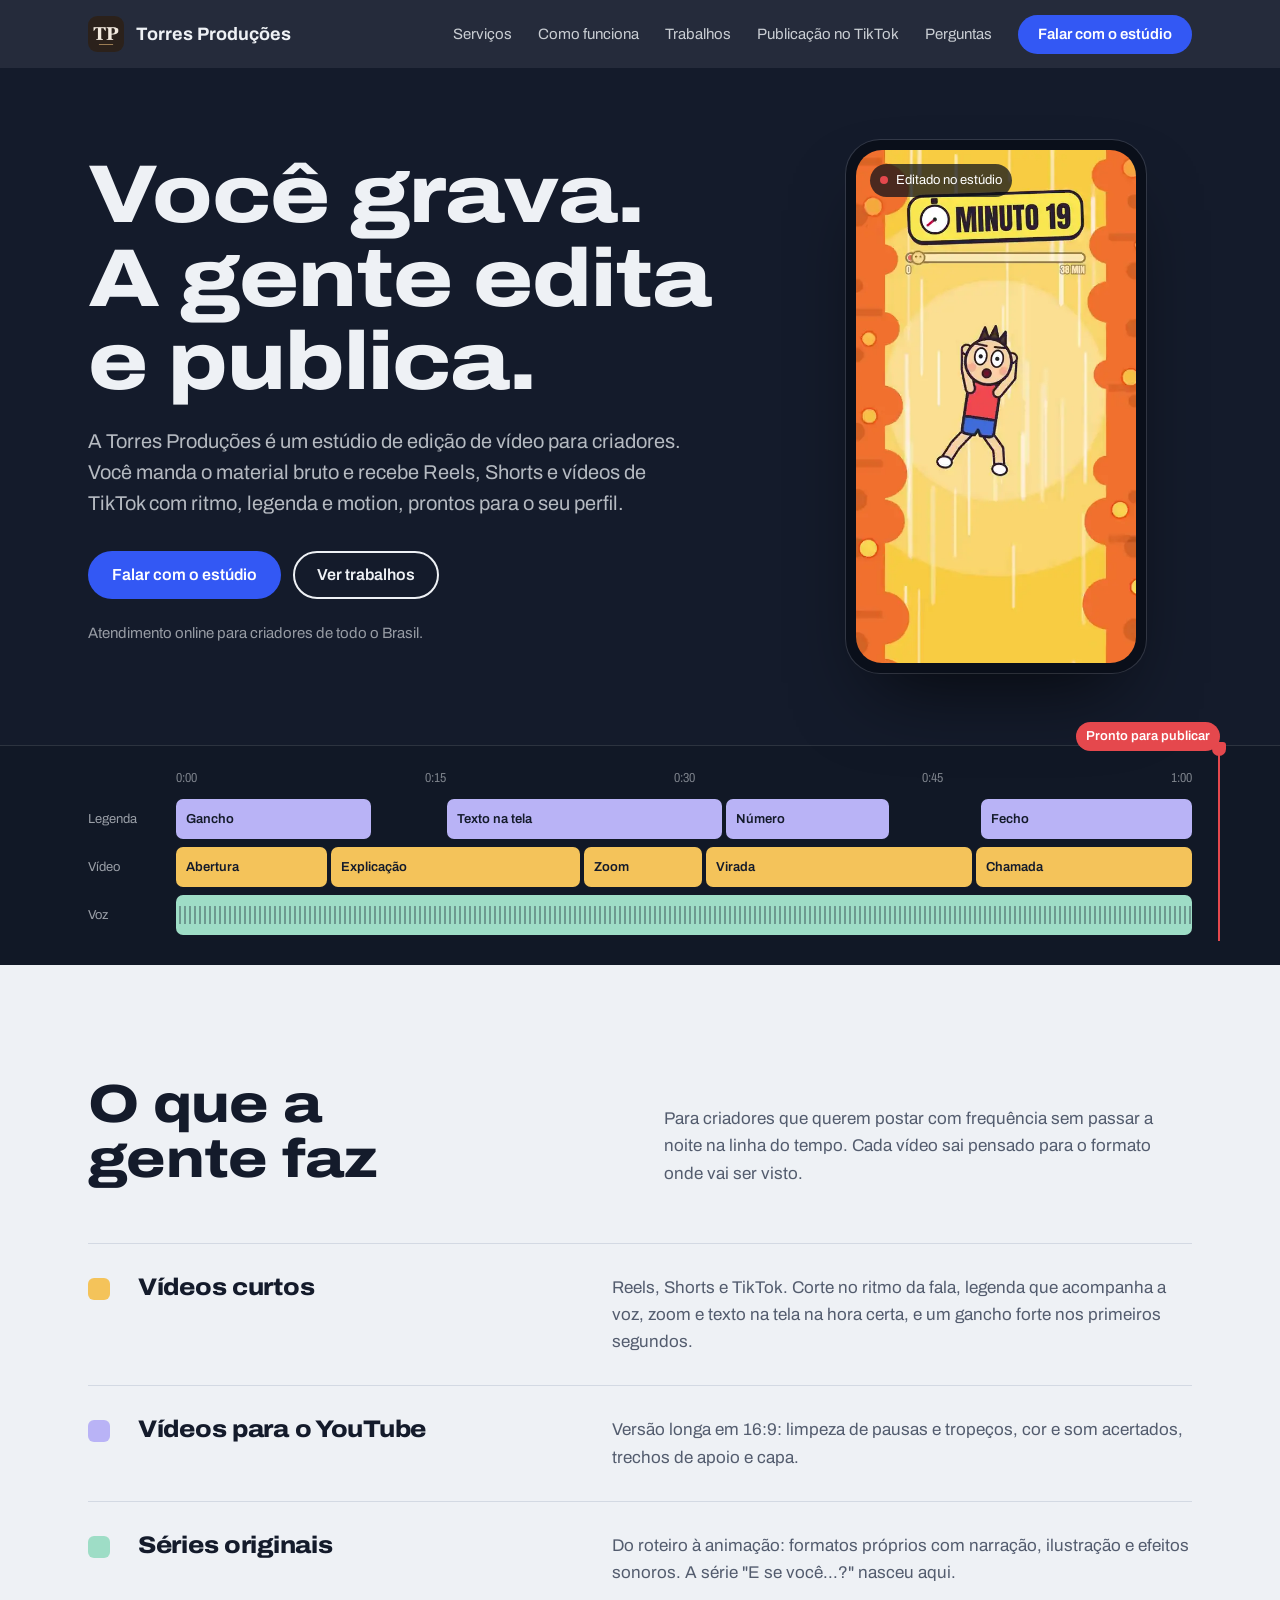
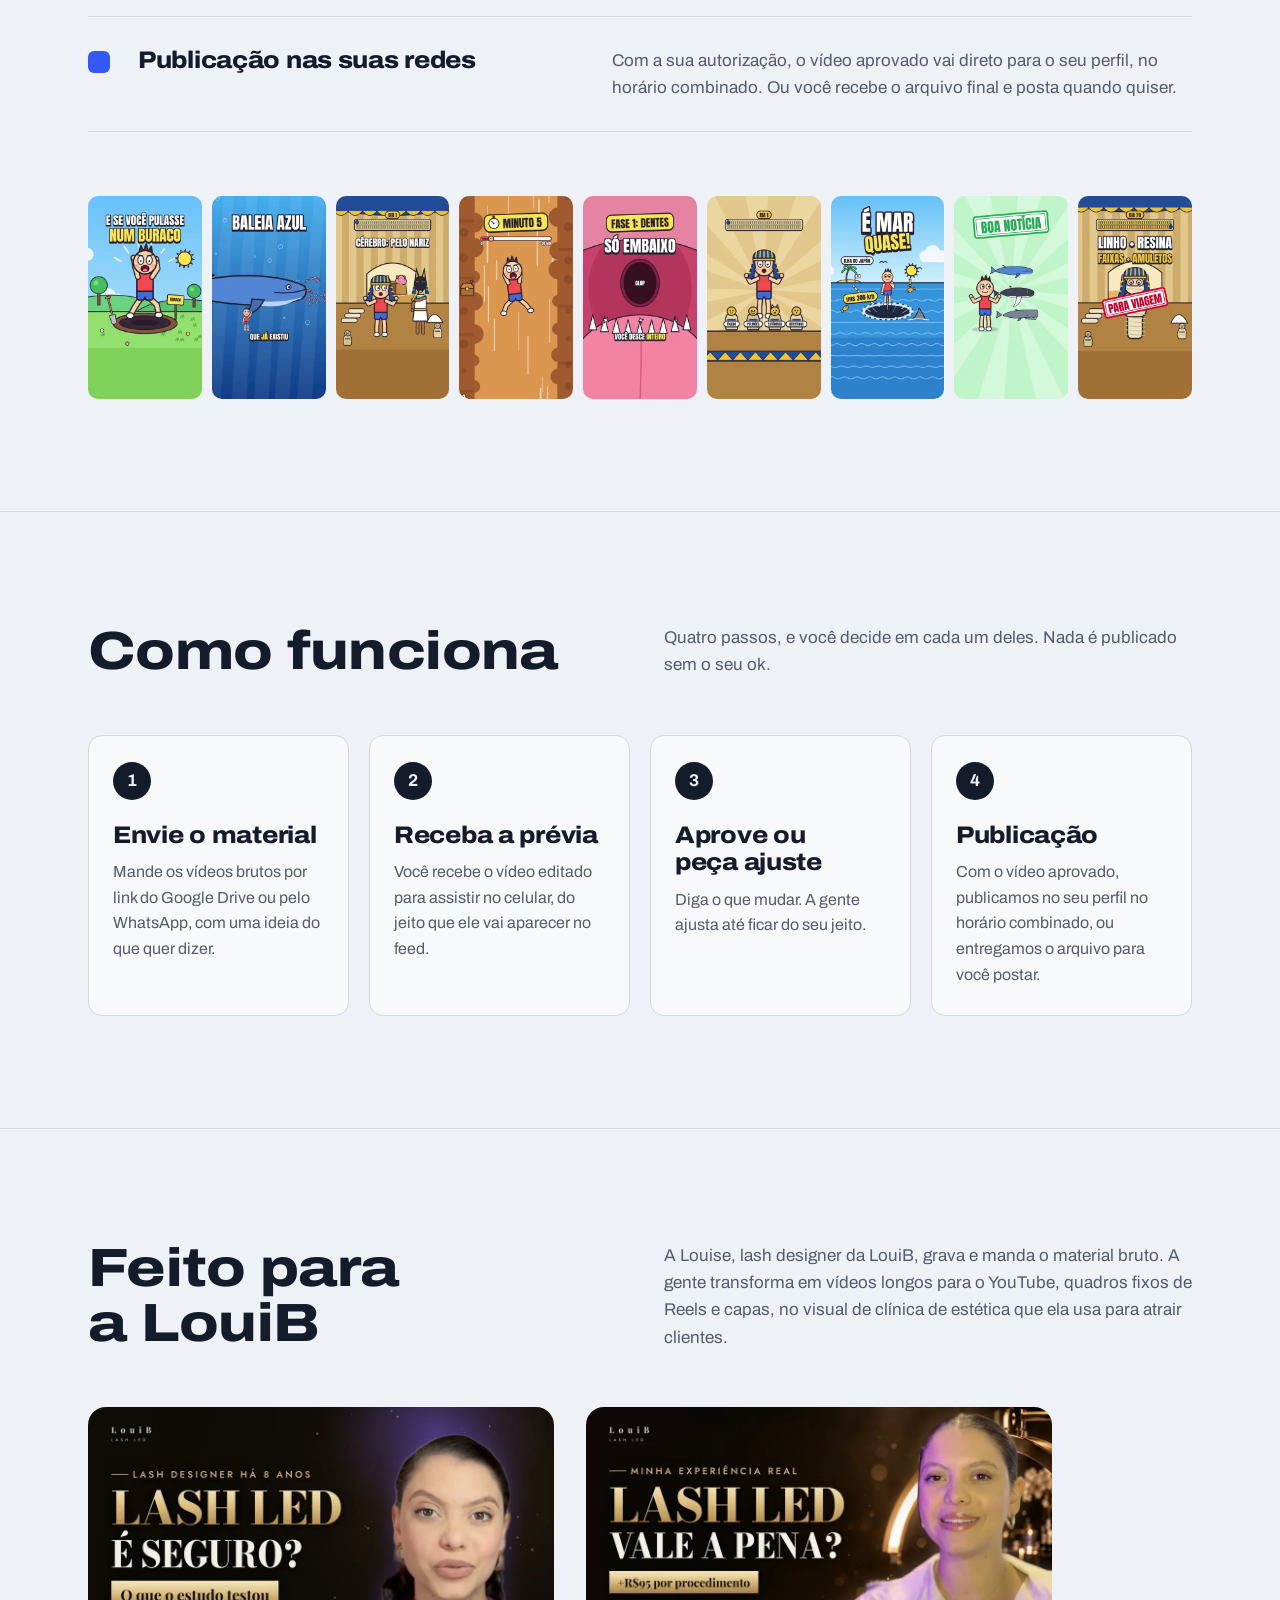
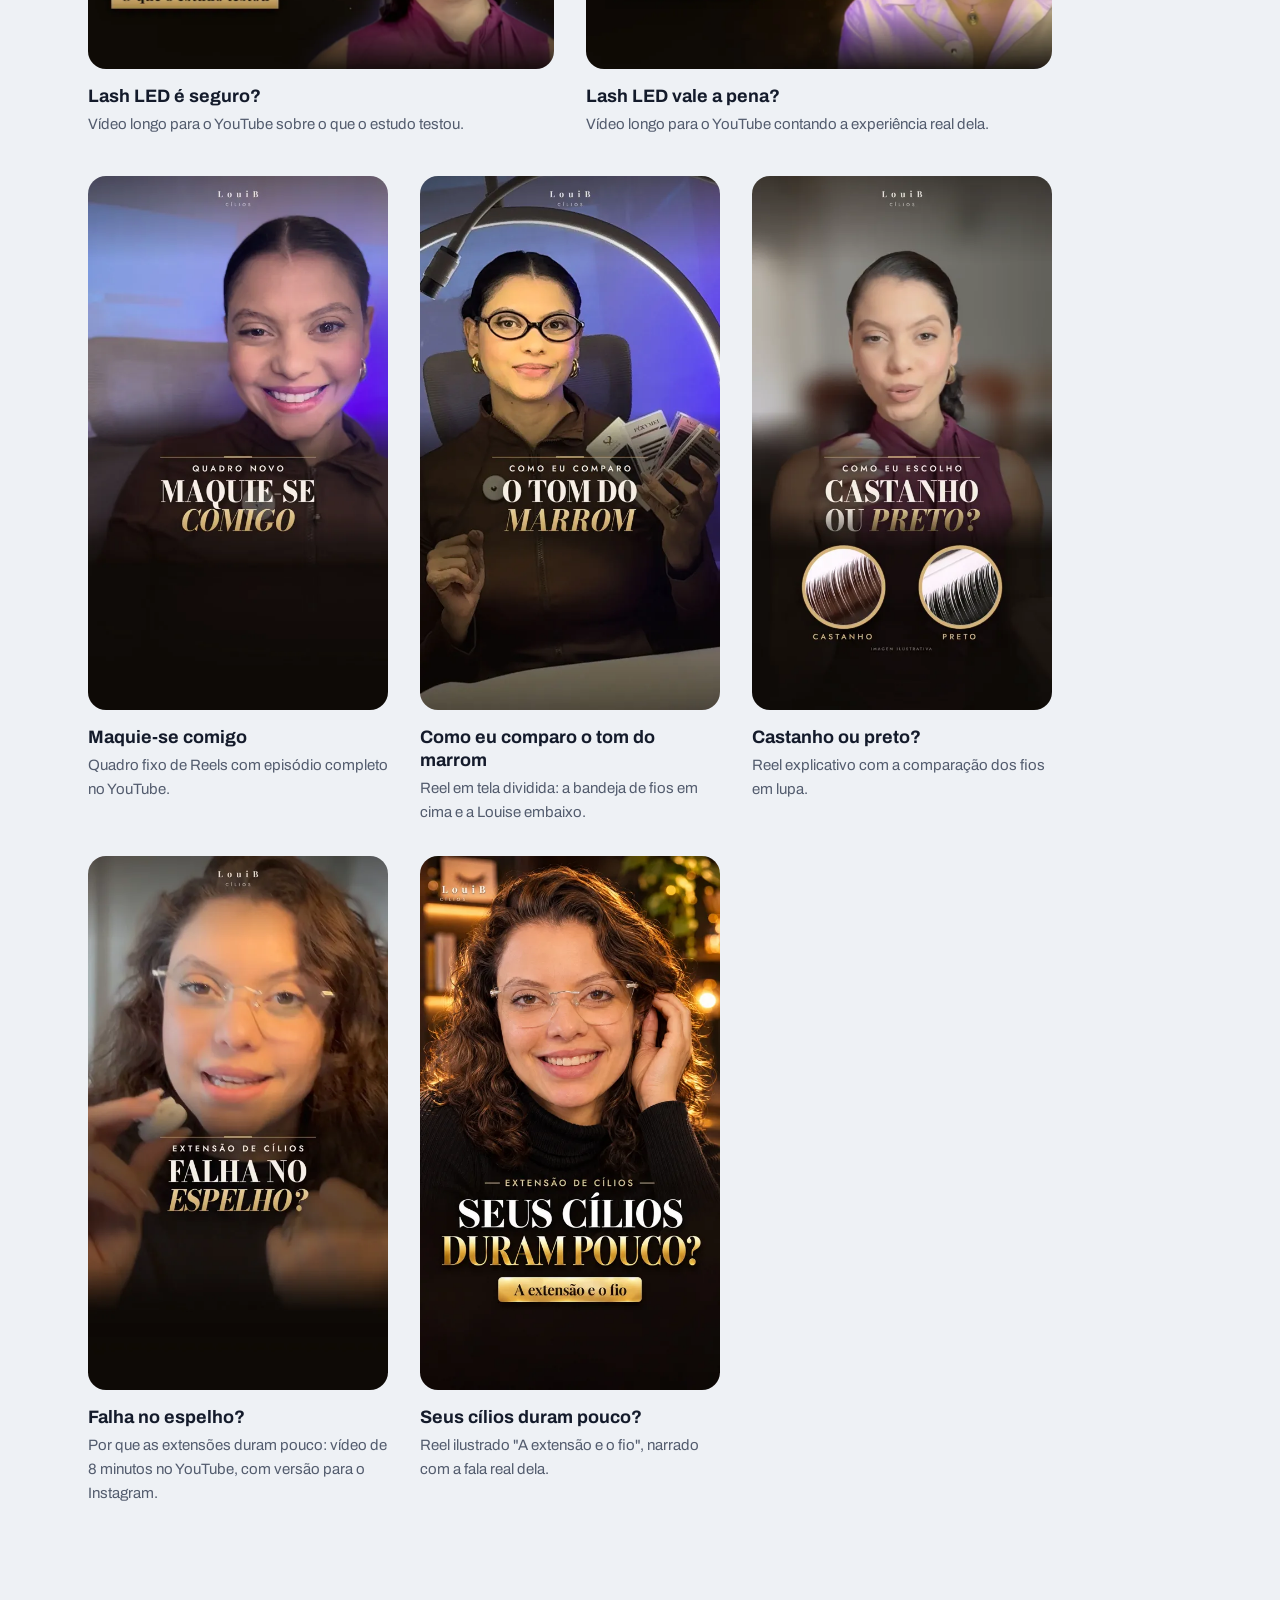
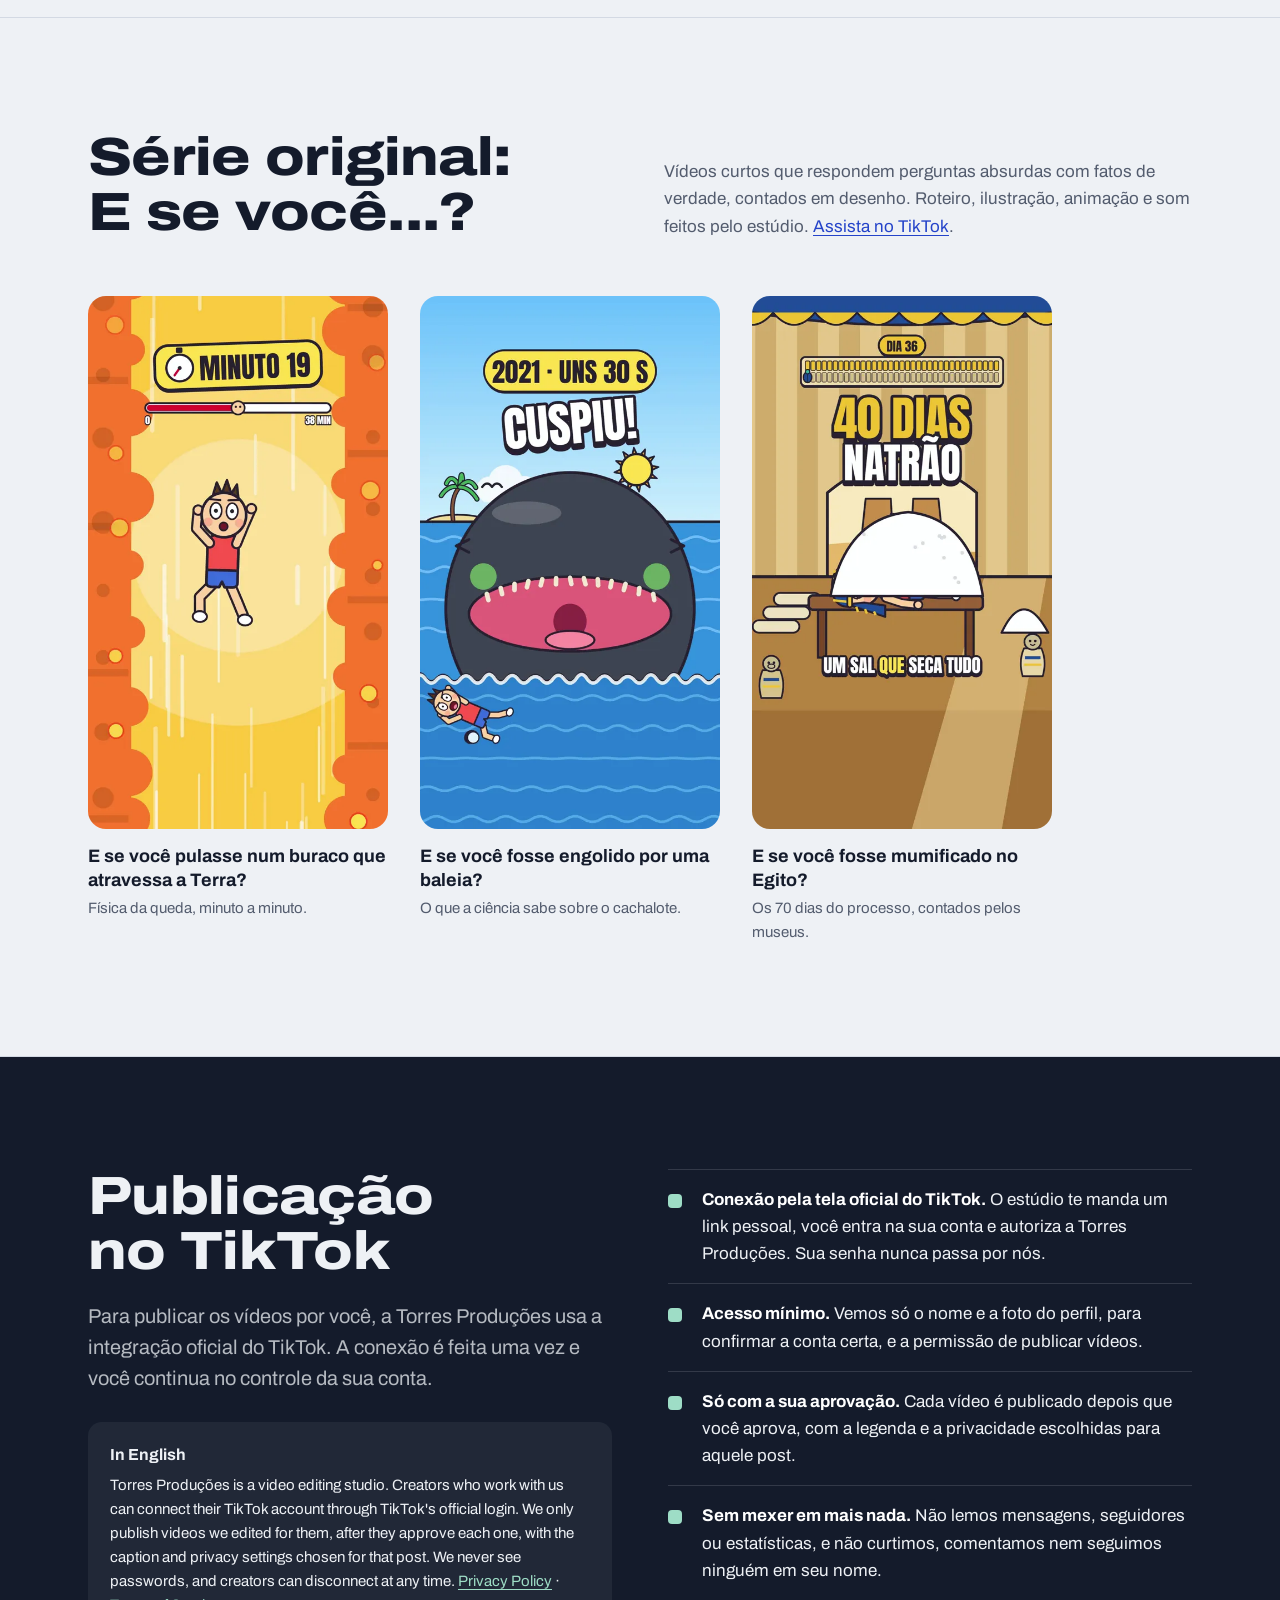
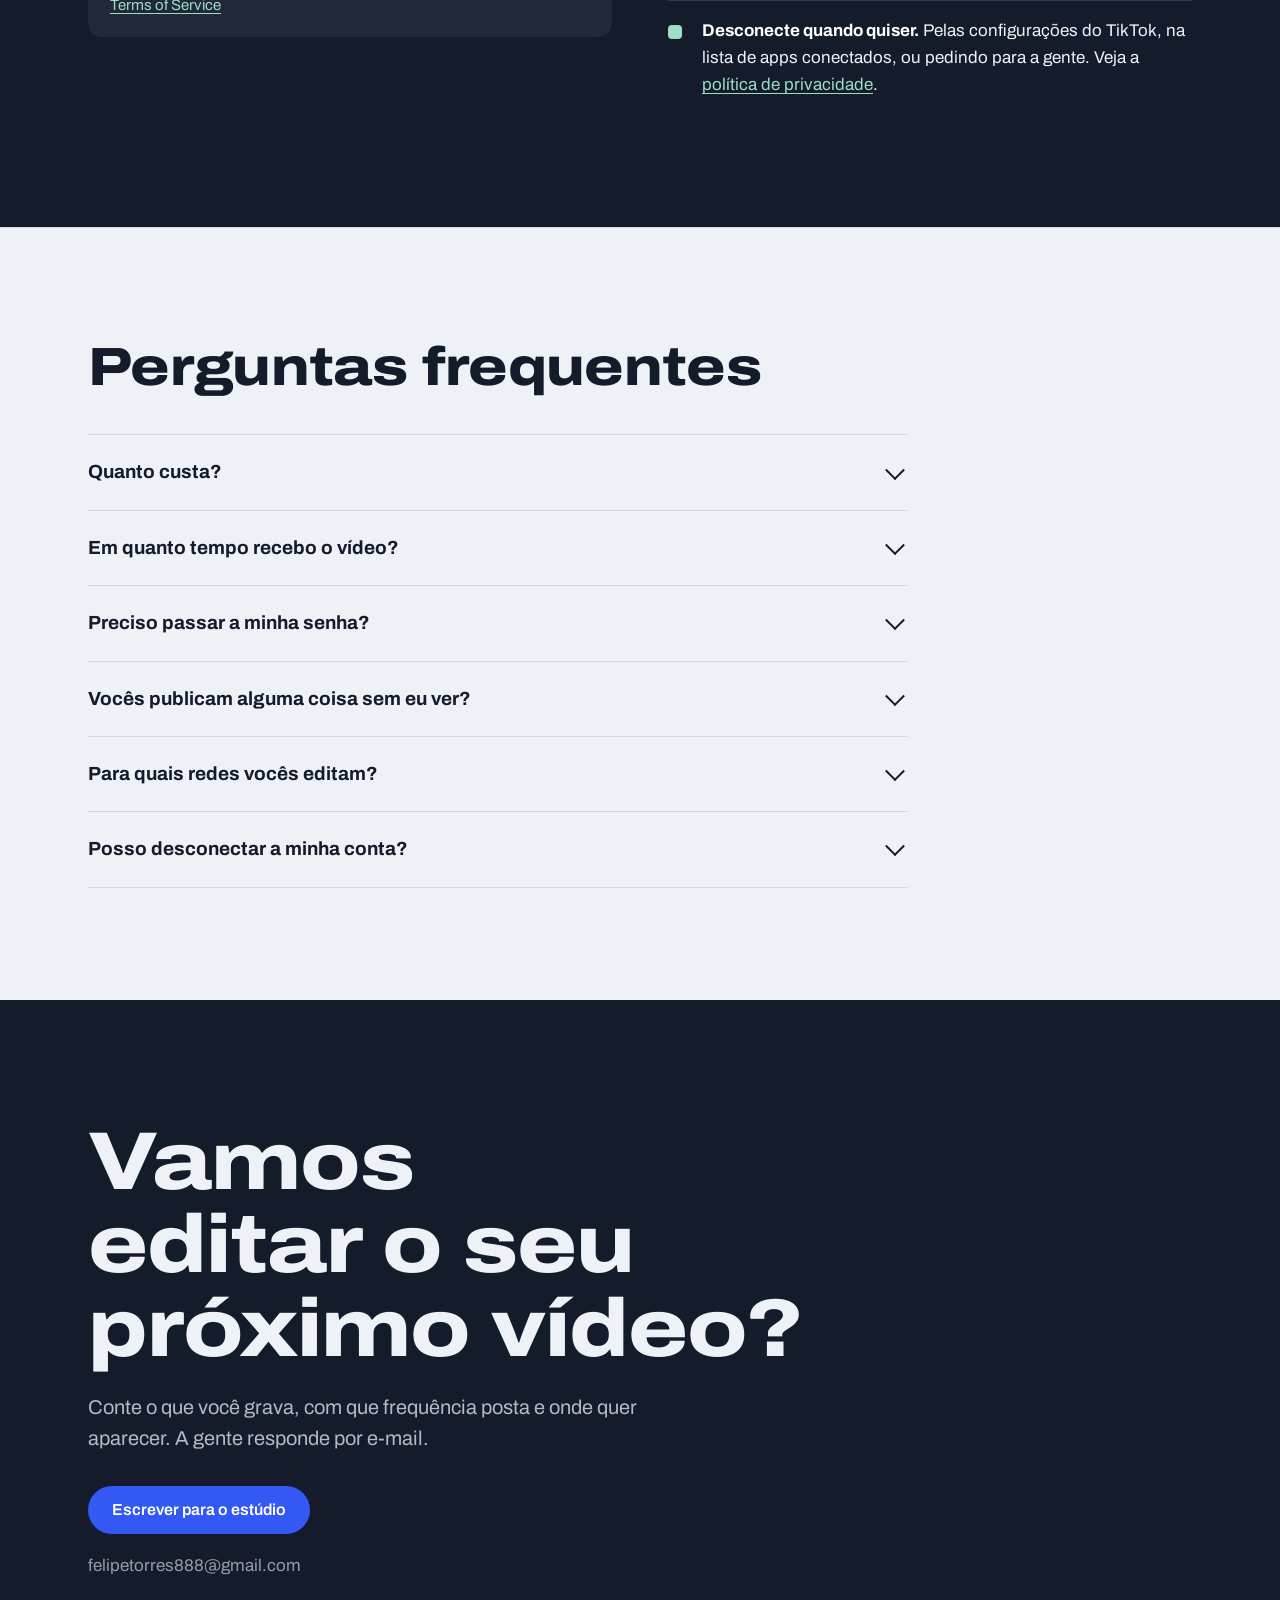
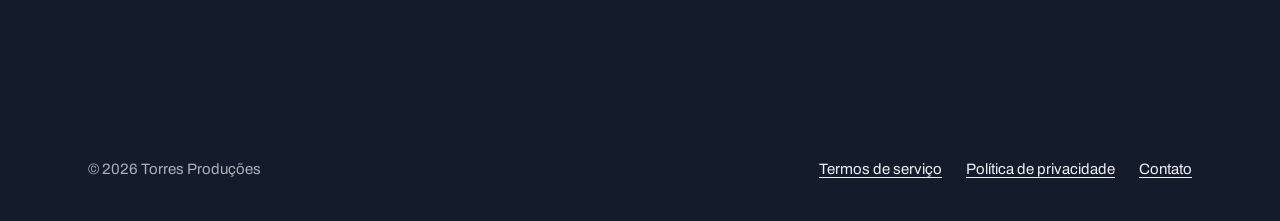
<file: index.html>
<!DOCTYPE html>
<html lang="pt-BR">
<head>
<meta charset="utf-8">
<meta name="viewport" content="width=device-width, initial-scale=1">
<title>Torres Produções · Estúdio de edição de vídeo para criadores</title>
<meta name="description" content="Estúdio de edição de vídeo para criadores. Reels, Shorts e TikTok editados com ritmo, legenda e motion, e publicados no seu perfil com a sua aprovação.">
<link rel="icon" href="icone.png">
<link rel="preconnect" href="https://fonts.googleapis.com">
<link rel="preconnect" href="https://fonts.gstatic.com" crossorigin>
<link href="https://fonts.googleapis.com/css2?family=Archivo:wdth,wght@62..125,400..800&display=swap" rel="stylesheet">
<link rel="stylesheet" href="estilo.css">
</head>
<body>

<header class="topo">
  <div class="miolo">
    <a class="marca" href="./"><img src="icone.png" alt="">Torres Produções</a>
    <nav class="menu" aria-label="Principal">
      <a href="#servicos">Serviços</a>
      <a href="#como-funciona">Como funciona</a>
      <a href="#trabalhos">Trabalhos</a>
      <a href="#tiktok">Publicação no TikTok</a>
      <a href="#perguntas">Perguntas</a>
      <a class="botao botao-principal" href="#contato">Falar com o estúdio</a>
    </nav>
  </div>
</header>

<main>
  <section class="escuro abertura">
    <div class="miolo abertura-grade">
      <div>
        <h1 class="titulo-1">Você grava. A gente edita e publica.</h1>
        <p class="lead">A Torres Produções é um estúdio de edição de vídeo para criadores. Você manda o material bruto e recebe Reels, Shorts e vídeos de TikTok com ritmo, legenda e motion, prontos para o seu perfil.</p>
        <div class="botoes">
          <a class="botao botao-principal" href="#contato">Falar com o estúdio</a>
          <a class="botao botao-linha" href="#trabalhos">Ver trabalhos</a>
        </div>
        <p class="nota">Atendimento online para criadores de todo o Brasil.</p>
      </div>
      <div class="celular">
        <video id="vitrine" src="midia/vitrine.mp4" poster="midia/vitrine-capa.webp" autoplay muted loop playsinline aria-label="Trechos de vídeos editados pelo estúdio"></video>
        <span class="selo-rec">Editado no estúdio</span>
      </div>
    </div>

    <div class="timeline" aria-hidden="true">
      <div class="miolo palco">
        <div class="regua"><span></span><ol class="tc"><li>0:00</li><li>0:15</li><li>0:30</li><li>0:45</li><li>1:00</li></ol></div>
        <div class="trilha"><span>Legenda</span>
          <div class="pista"><i class="clipe lilas" style="flex:1.1">Gancho</i><i class="clipe vazio" style="flex:.3"></i><i class="clipe lilas" style="flex:1.6">Texto na tela</i><i class="clipe lilas" style="flex:.9">Número</i><i class="clipe vazio" style="flex:.4"></i><i class="clipe lilas" style="flex:1.2">Fecho</i></div>
        </div>
        <div class="trilha"><span>Vídeo</span>
          <div class="pista"><i class="clipe ambar" style="flex:.8">Abertura</i><i class="clipe ambar" style="flex:1.4">Explicação</i><i class="clipe ambar" style="flex:.6">Zoom</i><i class="clipe ambar" style="flex:1.5">Virada</i><i class="clipe ambar" style="flex:1.2">Chamada</i></div>
        </div>
        <div class="trilha"><span>Voz</span>
          <div class="pista"><i class="clipe onda" style="flex:5.5"></i></div>
        </div>
        <span class="cabeca"></span>
        <span class="pronto">Pronto para publicar</span>
      </div>
    </div>
  </section>

  <section class="secao" id="servicos">
    <div class="miolo">
      <div class="cabecalho-secao">
        <h2 class="titulo-2">O que a gente faz</h2>
        <p class="texto">Para criadores que querem postar com frequência sem passar a noite na linha do tempo. Cada vídeo sai pensado para o formato onde vai ser visto.</p>
      </div>
      <ul class="servicos">
        <li class="servico"><span class="cor" style="background:var(--ambar)"></span><h3 class="titulo-3">Vídeos curtos</h3><p>Reels, Shorts e TikTok. Corte no ritmo da fala, legenda que acompanha a voz, zoom e texto na tela na hora certa, e um gancho forte nos primeiros segundos.</p></li>
        <li class="servico"><span class="cor" style="background:var(--lilas)"></span><h3 class="titulo-3">Vídeos para o YouTube</h3><p>Versão longa em 16:9: limpeza de pausas e tropeços, cor e som acertados, trechos de apoio e capa.</p></li>
        <li class="servico"><span class="cor" style="background:var(--menta)"></span><h3 class="titulo-3">Séries originais</h3><p>Do roteiro à animação: formatos próprios com narração, ilustração e efeitos sonoros. A série "E se você...?" nasceu aqui.</p></li>
        <li class="servico"><span class="cor" style="background:var(--cobalto)"></span><h3 class="titulo-3">Publicação nas suas redes</h3><p>Com a sua autorização, o vídeo aprovado vai direto para o seu perfil, no horário combinado. Ou você recebe o arquivo final e posta quando quiser.</p></li>
      </ul>
      <div class="tira">
        <img src="midia/q1.webp" alt="" loading="lazy"><img src="midia/q2.webp" alt="" loading="lazy"><img src="midia/q3.webp" alt="" loading="lazy">
        <img src="midia/q4.webp" alt="" loading="lazy"><img src="midia/q5.webp" alt="" loading="lazy"><img src="midia/q6.webp" alt="" loading="lazy">
        <img src="midia/q7.webp" alt="" loading="lazy"><img src="midia/q8.webp" alt="" loading="lazy"><img src="midia/q9.webp" alt="" loading="lazy">
      </div>
    </div>
  </section>

  <section class="secao" id="como-funciona">
    <div class="miolo">
      <div class="cabecalho-secao">
        <h2 class="titulo-2">Como funciona</h2>
        <p class="texto">Quatro passos, e você decide em cada um deles. Nada é publicado sem o seu ok.</p>
      </div>
      <ol class="passos">
        <li class="passo"><h3 class="titulo-3">Envie o material</h3><p>Mande os vídeos brutos por link do Google Drive ou pelo WhatsApp, com uma ideia do que quer dizer.</p></li>
        <li class="passo"><h3 class="titulo-3">Receba a prévia</h3><p>Você recebe o vídeo editado para assistir no celular, do jeito que ele vai aparecer no feed.</p></li>
        <li class="passo"><h3 class="titulo-3">Aprove ou peça ajuste</h3><p>Diga o que mudar. A gente ajusta até ficar do seu jeito.</p></li>
        <li class="passo"><h3 class="titulo-3">Publicação</h3><p>Com o vídeo aprovado, publicamos no seu perfil no horário combinado, ou entregamos o arquivo para você postar.</p></li>
      </ol>
    </div>
  </section>

  <section class="secao" id="trabalhos">
    <div class="miolo">
      <div class="cabecalho-secao">
        <h2 class="titulo-2">Feito para a LouiB</h2>
        <p class="texto">A Louise, lash designer da LouiB, grava e manda o material bruto. A gente transforma em vídeos longos para o YouTube, quadros fixos de Reels e capas, no visual de clínica de estética que ela usa para atrair clientes.</p>
      </div>
      <div class="cliente-largos">
        <figure class="trabalho" style="margin:0"><img src="midia/louib-seguro.webp" width="960" height="540" alt="Capa do vídeo Lash LED é seguro?, com a Louise falando para a câmera"><h3>Lash LED é seguro?</h3><p>Vídeo longo para o YouTube sobre o que o estudo testou.</p></figure>
        <figure class="trabalho" style="margin:0"><img src="midia/louib-vale.webp" width="960" height="540" alt="Capa do vídeo Lash LED vale a pena?, com a Louise sorrindo"><h3>Lash LED vale a pena?</h3><p>Vídeo longo para o YouTube contando a experiência real dela.</p></figure>
      </div>
      <div class="trabalhos" style="margin-top:40px">
        <figure class="trabalho" style="margin:0"><img src="midia/louib-maquie.webp" width="540" height="960" alt="Capa do quadro Maquie-se comigo, com a Louise sorrindo"><h3>Maquie-se comigo</h3><p>Quadro fixo de Reels com episódio completo no YouTube.</p></figure>
        <figure class="trabalho" style="margin:0"><img src="midia/louib-marrom.webp" width="540" height="960" alt="Capa do Reel Como eu comparo o tom do marrom"><h3>Como eu comparo o tom do marrom</h3><p>Reel em tela dividida: a bandeja de fios em cima e a Louise embaixo.</p></figure>
        <figure class="trabalho" style="margin:0"><img src="midia/louib-castanho.webp" width="540" height="960" alt="Capa do Reel Castanho ou preto?, com dois fios em lupa"><h3>Castanho ou preto?</h3><p>Reel explicativo com a comparação dos fios em lupa.</p></figure>
        <figure class="trabalho" style="margin:0"><img src="midia/louib-espelho.webp" width="540" height="960" alt="Capa do vídeo Falha no espelho?, com a Louise segurando um fio de cílio"><h3>Falha no espelho?</h3><p>Por que as extensões duram pouco: vídeo de 8 minutos no YouTube, com versão para o Instagram.</p></figure>
        <figure class="trabalho" style="margin:0"><img src="midia/louib-fio.webp" width="540" height="960" alt="Capa do Reel Seus cílios duram pouco?, com a Louise sorrindo"><h3>Seus cílios duram pouco?</h3><p>Reel ilustrado "A extensão e o fio", narrado com a fala real dela.</p></figure>
      </div>
    </div>
  </section>

  <section class="secao" id="serie">
    <div class="miolo">
      <div class="cabecalho-secao">
        <h2 class="titulo-2">Série original: E se você...?</h2>
        <p class="texto">Vídeos curtos que respondem perguntas absurdas com fatos de verdade, contados em desenho. Roteiro, ilustração, animação e som feitos pelo estúdio. <a href="https://www.tiktok.com/@ocortelho" rel="noopener">Assista no TikTok</a>.</p>
      </div>
      <div class="trabalhos">
        <figure class="trabalho" style="margin:0"><img src="midia/buraco.webp" width="540" height="960" alt="Boneco caindo a 28 mil quilômetros por hora dentro de um túnel"><h3>E se você pulasse num buraco que atravessa a Terra?</h3><p>Física da queda, minuto a minuto.</p></figure>
        <figure class="trabalho" style="margin:0"><img src="midia/baleia.webp" width="540" height="960" alt="Baleia cuspindo o boneco no mar"><h3>E se você fosse engolido por uma baleia?</h3><p>O que a ciência sabe sobre o cachalote.</p></figure>
        <figure class="trabalho" style="margin:0"><img src="midia/mumia.webp" width="540" height="960" alt="Boneco em uma mesa de mumificação com o texto 40 dias de natrão"><h3>E se você fosse mumificado no Egito?</h3><p>Os 70 dias do processo, contados pelos museus.</p></figure>
      </div>
    </div>
  </section>

  <section class="secao escuro" id="tiktok">
    <div class="miolo conexao">
      <div>
        <h2 class="titulo-2">Publicação no TikTok</h2>
        <p class="lead">Para publicar os vídeos por você, a Torres Produções usa a integração oficial do TikTok. A conexão é feita uma vez e você continua no controle da sua conta.</p>
        <div class="ingles" lang="en">
          <h3>In English</h3>
          <p>Torres Produções is a video editing studio. Creators who work with us can connect their TikTok account through TikTok's official login. We only publish videos we edited for them, after they approve each one, with the caption and privacy settings chosen for that post. We never see passwords, and creators can disconnect at any time. <a href="privacidade.html">Privacy Policy</a> · <a href="termos.html">Terms of Service</a></p>
        </div>
      </div>
      <ul>
        <li><strong>Conexão pela tela oficial do TikTok.</strong> O estúdio te manda um link pessoal, você entra na sua conta e autoriza a Torres Produções. Sua senha nunca passa por nós.</li>
        <li><strong>Acesso mínimo.</strong> Vemos só o nome e a foto do perfil, para confirmar a conta certa, e a permissão de publicar vídeos.</li>
        <li><strong>Só com a sua aprovação.</strong> Cada vídeo é publicado depois que você aprova, com a legenda e a privacidade escolhidas para aquele post.</li>
        <li><strong>Sem mexer em mais nada.</strong> Não lemos mensagens, seguidores ou estatísticas, e não curtimos, comentamos nem seguimos ninguém em seu nome.</li>
        <li><strong>Desconecte quando quiser.</strong> Pelas configurações do TikTok, na lista de apps conectados, ou pedindo para a gente. Veja a <a href="privacidade.html">política de privacidade</a>.</li>
      </ul>
    </div>
  </section>

  <section class="secao" id="perguntas">
    <div class="miolo">
      <h2 class="titulo-2" style="margin-bottom:40px">Perguntas frequentes</h2>
      <div class="perguntas">
        <details><summary>Quanto custa?</summary><p>Depende do volume e do tipo de vídeo. Mande uma mensagem contando o que você precisa e a gente responde com uma proposta.</p></details>
        <details><summary>Em quanto tempo recebo o vídeo?</summary><p>O prazo é combinado no começo, de acordo com o tamanho e a quantidade de vídeos. A prévia sempre chega antes da data de publicação, para dar tempo de você pedir ajuste.</p></details>
        <details><summary>Preciso passar a minha senha?</summary><p>Não. A conexão com o TikTok é feita na tela oficial do próprio TikTok. Para o Instagram e o YouTube, a gente combina o melhor jeito com você, sempre sem pedir senha por mensagem.</p></details>
        <details><summary>Vocês publicam alguma coisa sem eu ver?</summary><p>Não. Todo vídeo passa pela sua aprovação antes. Se você não aprovar, ele não sai.</p></details>
        <details><summary>Para quais redes vocês editam?</summary><p>Instagram (Reels e carrossel), YouTube (vídeos longos e Shorts) e TikTok.</p></details>
        <details><summary>Posso desconectar a minha conta?</summary><p>Sim, a qualquer momento, nas configurações do TikTok ou pedindo para a gente. Quando a conta é desconectada, apagamos o acesso guardado.</p></details>
      </div>
    </div>
  </section>

  <section class="contato escuro" id="contato">
    <div class="miolo">
      <h2 class="titulo-1">Vamos editar o seu próximo vídeo?</h2>
      <p class="lead">Conte o que você grava, com que frequência posta e onde quer aparecer. A gente responde por e-mail.</p>
      <div class="botoes">
        <a class="botao botao-principal" href="mailto:felipetorres888@gmail.com?subject=Quero%20editar%20meus%20v%C3%ADdeos">Escrever para o estúdio</a>
      </div>
      <p class="nota" style="margin-top:18px;color:rgba(238,241,245,.6)">felipetorres888@gmail.com</p>
    </div>
  </section>
</main>

<footer class="rodape">
  <div class="miolo">
    <span>© 2026 Torres Produções</span>
    <nav aria-label="Documentos">
      <a href="termos.html">Termos de serviço</a>
      <a href="privacidade.html">Política de privacidade</a>
      <a href="mailto:felipetorres888@gmail.com">Contato</a>
    </nav>
  </div>
</footer>

<script>
  // Respeita quem pediu menos movimento: a vitrine fica parada na capa.
  if (matchMedia("(prefers-reduced-motion: reduce)").matches) {
    const v = document.getElementById("vitrine"); v.removeAttribute("autoplay"); v.pause();
  }
</script>
</body>
</html>
</file>
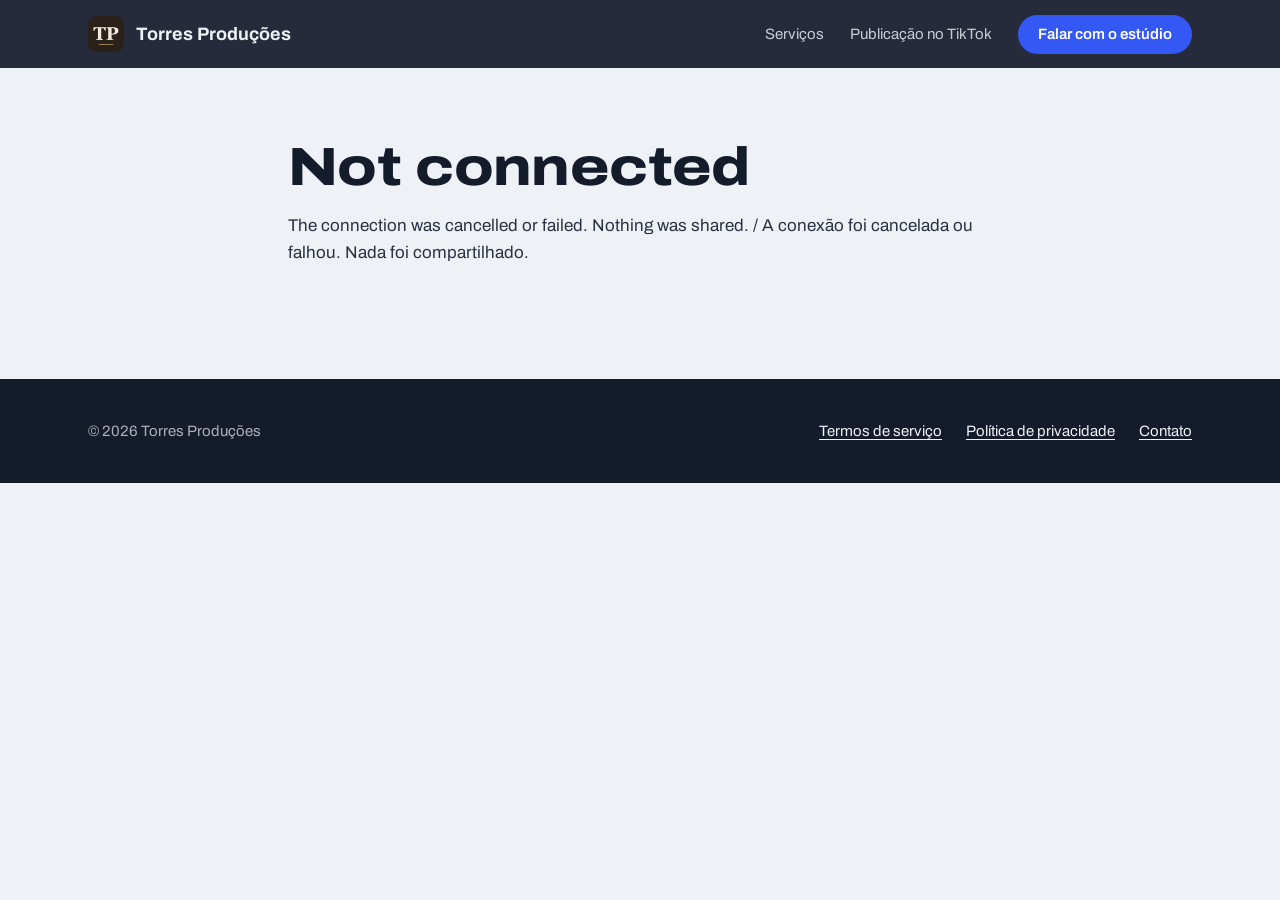
<file: callback.html>
<!DOCTYPE html>
<html lang="en">
<head>
<meta charset="utf-8">
<meta name="viewport" content="width=device-width, initial-scale=1">
<meta name="robots" content="noindex">
<title>Connected · Torres Produções</title>
<link rel="icon" href="icone.png">
<link rel="preconnect" href="https://fonts.googleapis.com">
<link rel="preconnect" href="https://fonts.gstatic.com" crossorigin>
<link href="https://fonts.googleapis.com/css2?family=Archivo:wdth,wght@62..125,400..800&display=swap" rel="stylesheet">
<link rel="stylesheet" href="estilo.css">
</head>
<body>
<header class="topo">
  <div class="miolo">
    <a class="marca" href="./"><img src="icone.png" alt="">Torres Produções</a>
    <nav class="menu" aria-label="Principal">
      <a href="./#servicos">Serviços</a>
      <a href="./#tiktok">Publicação no TikTok</a>
      <a class="botao botao-principal" href="./#contato">Falar com o estúdio</a>
    </nav>
  </div>
</header>
<main class="documento">
<div id="ok" hidden>
  <h1 class="titulo-2">Account connected</h1>
  <p>Thank you. Copy the code below and send it to the studio. It expires in a few minutes and only works together with the studio's private key.</p>
  <p lang="pt-BR">Obrigado. Copie o código abaixo e envie para o estúdio. Ele expira em poucos minutos e só funciona junto com a chave privada do estúdio.</p>
  <code class="codigo" id="codigo"></code>
  <button class="botao botao-principal" id="copiar" type="button" style="margin-top:14px">Copy / Copiar</button>
</div>
<div id="erro" hidden>
  <h1 class="titulo-2">Not connected</h1>
  <p>The connection was cancelled or failed. Nothing was shared. / A conexão foi cancelada ou falhou. Nada foi compartilhado.</p>
</div>
</main>
<footer class="rodape">
  <div class="miolo">
    <span>© 2026 Torres Produções</span>
    <nav aria-label="Documentos">
      <a href="termos.html">Termos de serviço</a>
      <a href="privacidade.html">Política de privacidade</a>
      <a href="mailto:felipetorres888@gmail.com">Contato</a>
    </nav>
  </div>
</footer>
<script>
  const p = new URLSearchParams(location.search);
  const codigo = p.get("code");
  if (codigo) {
    document.getElementById("ok").hidden = false;
    document.getElementById("codigo").textContent = codigo + (p.get("state") ? "|" + p.get("state") : "");
    document.getElementById("copiar").onclick = () => navigator.clipboard.writeText(document.getElementById("codigo").textContent);
  } else {
    document.getElementById("erro").hidden = false;
  }
</script>
</body>
</html>
</file>
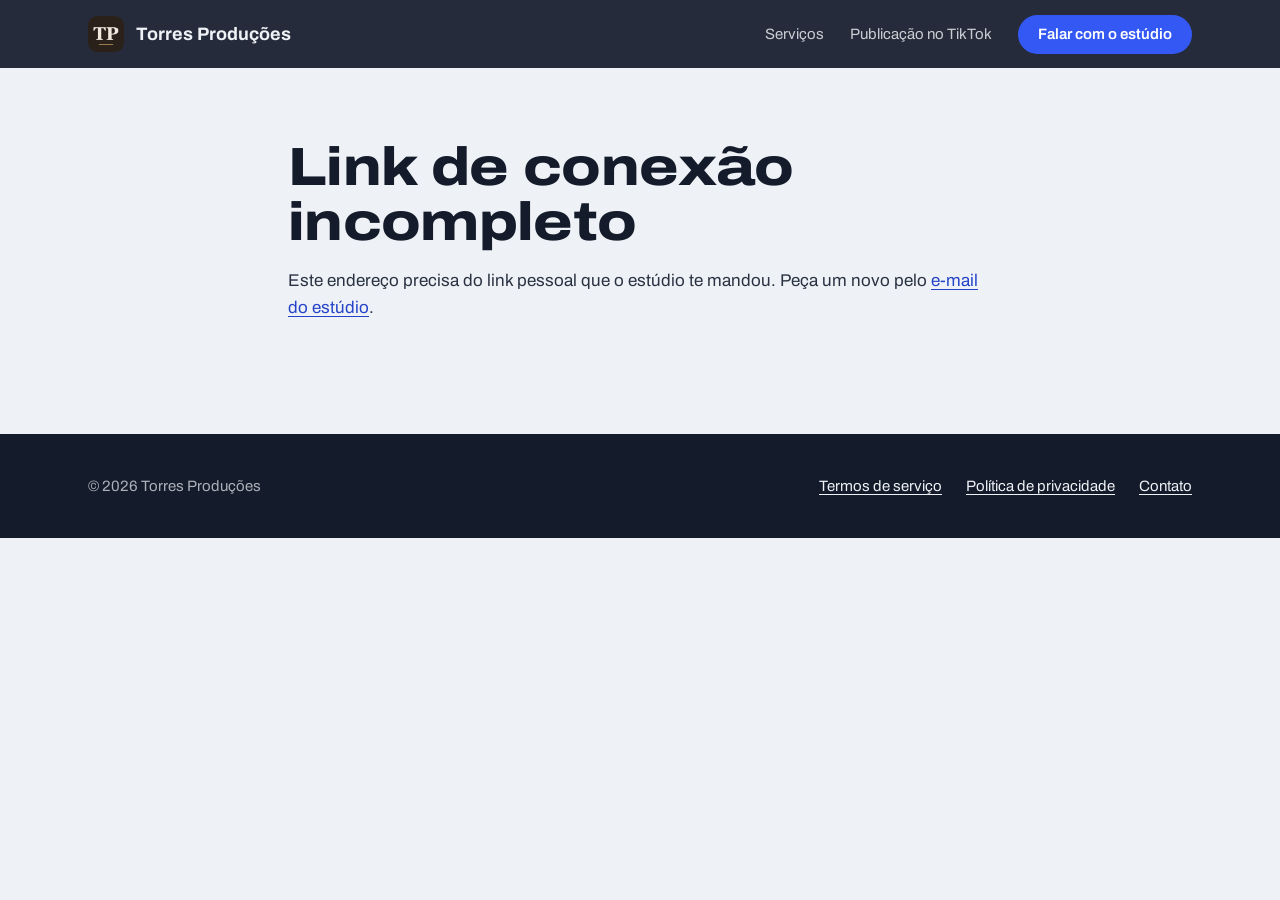
<file: conectar.html>
<!DOCTYPE html>
<html lang="pt-BR">
<head>
<meta charset="utf-8">
<meta name="viewport" content="width=device-width, initial-scale=1">
<meta name="robots" content="noindex">
<title>Conectar o TikTok · Torres Produções</title>
<link rel="icon" href="icone.png">
<link rel="preconnect" href="https://fonts.googleapis.com">
<link rel="preconnect" href="https://fonts.gstatic.com" crossorigin>
<link href="https://fonts.googleapis.com/css2?family=Archivo:wdth,wght@62..125,400..800&display=swap" rel="stylesheet">
<link rel="stylesheet" href="estilo.css">
</head>
<body>
<header class="topo">
  <div class="miolo">
    <a class="marca" href="./"><img src="icone.png" alt="">Torres Produções</a>
    <nav class="menu" aria-label="Principal">
      <a href="./#servicos">Serviços</a>
      <a href="./#tiktok">Publicação no TikTok</a>
      <a class="botao botao-principal" href="./#contato">Falar com o estúdio</a>
    </nav>
  </div>
</header>
<main class="documento">
  <div id="convite" hidden>
    <h1 class="titulo-2">Conectar a sua conta do TikTok</h1>
    <p class="data">Connect your TikTok account</p>
    <p>Com a conta conectada, a Torres Produções publica no seu perfil os vídeos que editamos para você, só depois que você aprovar cada um.</p>
    <ul>
      <li>Você entra pela tela oficial do TikTok. Sua senha nunca passa por nós.</li>
      <li>Vemos só o nome e a foto do perfil, e recebemos a permissão de publicar vídeos.</li>
      <li>Você pode desconectar quando quiser, nas configurações do TikTok.</li>
    </ul>
    <p lang="en" style="color:var(--tinta-2)">Once connected, Torres Produções publishes to your profile the videos we edit for you, only after you approve each one. You sign in on TikTok's own screen and can disconnect at any time.</p>
    <div class="botoes"><a class="botao botao-principal" id="entrar" href="#">Continuar com o TikTok</a></div>
    <p style="margin-top:18px;font-size:15px;color:var(--tinta-2)">Ao continuar, você concorda com os <a href="termos.html">termos de serviço</a> e a <a href="privacidade.html">política de privacidade</a>.</p>
  </div>
  <div id="sem-convite" hidden>
    <h1 class="titulo-2">Link de conexão incompleto</h1>
    <p>Este endereço precisa do link pessoal que o estúdio te mandou. Peça um novo pelo <a href="mailto:felipetorres888@gmail.com">e-mail do estúdio</a>.</p>
  </div>
</main>
<footer class="rodape">
  <div class="miolo">
    <span>© 2026 Torres Produções</span>
    <nav aria-label="Documentos">
      <a href="termos.html">Termos de serviço</a>
      <a href="privacidade.html">Política de privacidade</a>
      <a href="mailto:felipetorres888@gmail.com">Contato</a>
    </nav>
  </div>
</footer>
<script>
  // O estúdio gera o link com um código único (s) e a chave pública do app (k).
  const p = new URLSearchParams(location.search);
  const s = p.get("s"), k = p.get("k");
  if (s && k) {
    const q = new URLSearchParams({ client_key: k, response_type: "code",
      scope: "user.info.basic,video.upload,video.publish",
      redirect_uri: "https://torresproducoes.github.io/callback.html", state: s,
      disable_auto_auth: "1" });  // sempre mostra a tela de permissão do TikTok
    document.getElementById("entrar").href = "https://www.tiktok.com/v2/auth/authorize/?" + q.toString();
    document.getElementById("convite").hidden = false;
  } else {
    document.getElementById("sem-convite").hidden = false;
  }
</script>
</body>
</html>
</file>
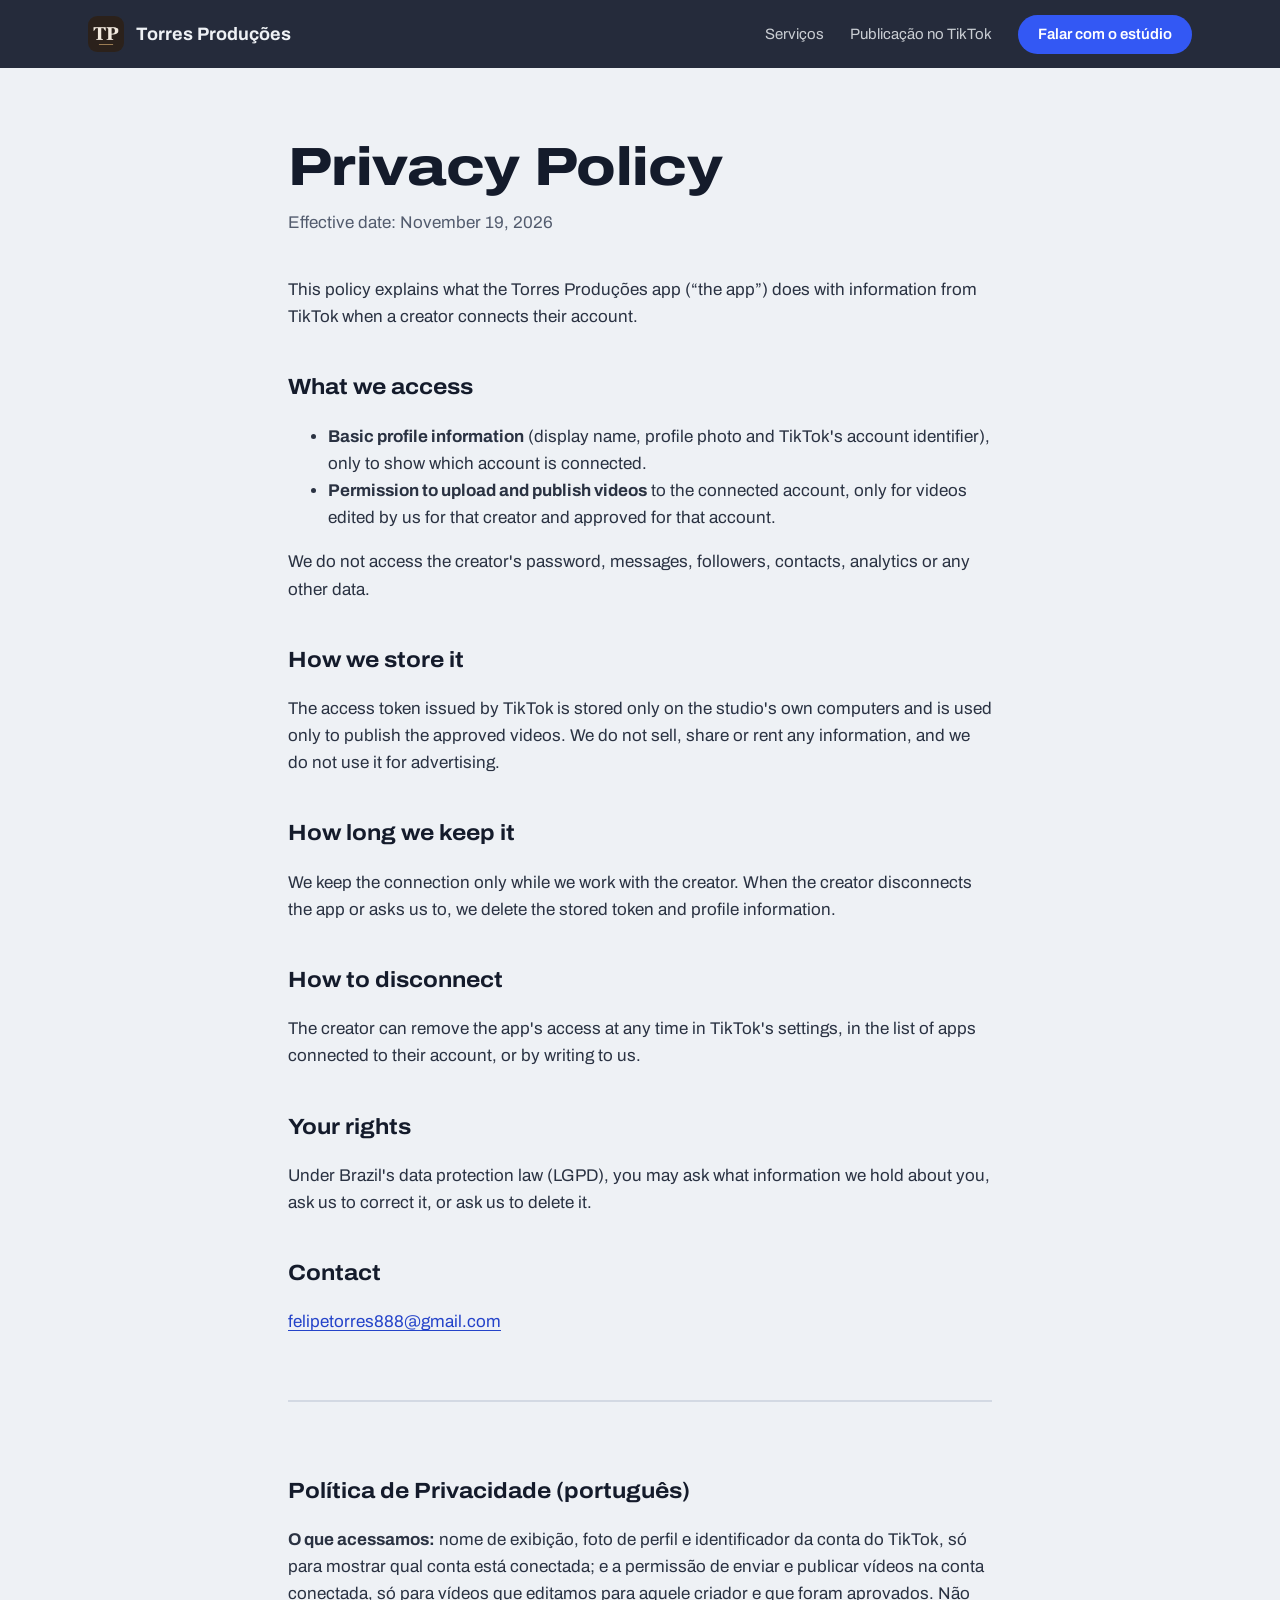
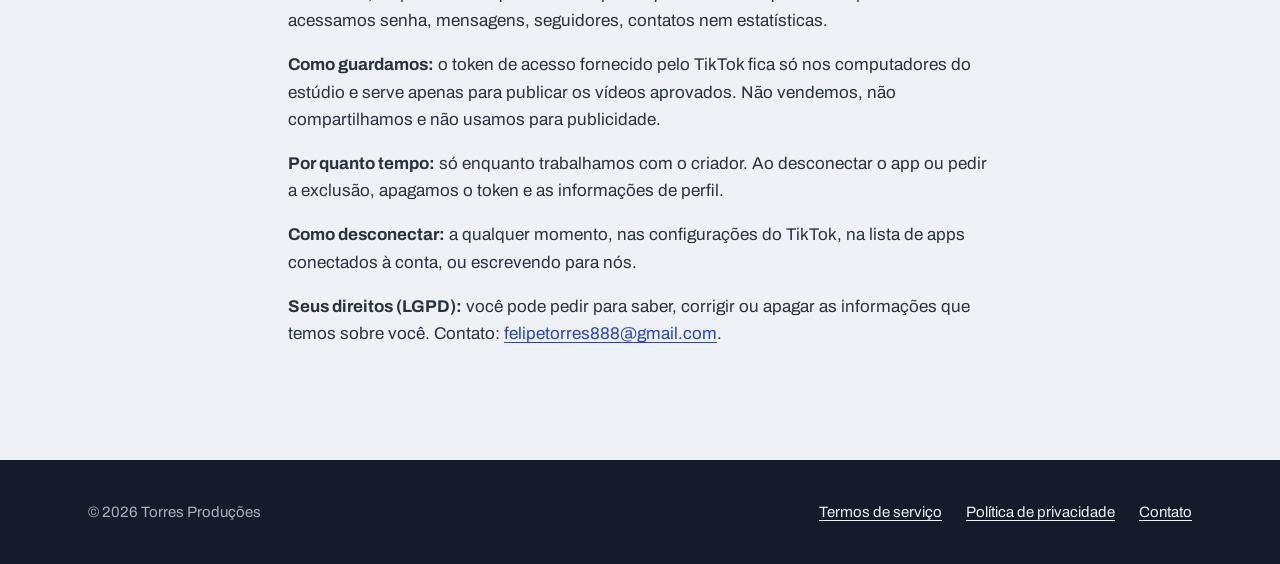
<file: privacidade.html>
<!DOCTYPE html>
<html lang="en">
<head>
<meta charset="utf-8">
<meta name="viewport" content="width=device-width, initial-scale=1">
<title>Privacy Policy · Torres Produções</title>
<link rel="icon" href="icone.png">
<link rel="preconnect" href="https://fonts.googleapis.com">
<link rel="preconnect" href="https://fonts.gstatic.com" crossorigin>
<link href="https://fonts.googleapis.com/css2?family=Archivo:wdth,wght@62..125,400..800&display=swap" rel="stylesheet">
<link rel="stylesheet" href="estilo.css">
</head>
<body>
<header class="topo">
  <div class="miolo">
    <a class="marca" href="./"><img src="icone.png" alt="">Torres Produções</a>
    <nav class="menu" aria-label="Principal">
      <a href="./#servicos">Serviços</a>
      <a href="./#tiktok">Publicação no TikTok</a>
      <a class="botao botao-principal" href="./#contato">Falar com o estúdio</a>
    </nav>
  </div>
</header>
<main class="documento">

<h1 class="titulo-2">Privacy Policy</h1>
<p class="data">Effective date: November 19, 2026</p>

<p>This policy explains what the Torres Produções app (“the app”) does with information from TikTok when a creator connects their account.</p>

<h2>What we access</h2>
<ul>
  <li><strong>Basic profile information</strong> (display name, profile photo and TikTok's account identifier), only to show which account is connected.</li>
  <li><strong>Permission to upload and publish videos</strong> to the connected account, only for videos edited by us for that creator and approved for that account.</li>
</ul>
<p>We do not access the creator's password, messages, followers, contacts, analytics or any other data.</p>

<h2>How we store it</h2>
<p>The access token issued by TikTok is stored only on the studio's own computers and is used only to publish the approved videos. We do not sell, share or rent any information, and we do not use it for advertising.</p>

<h2>How long we keep it</h2>
<p>We keep the connection only while we work with the creator. When the creator disconnects the app or asks us to, we delete the stored token and profile information.</p>

<h2>How to disconnect</h2>
<p>The creator can remove the app's access at any time in TikTok's settings, in the list of apps connected to their account, or by writing to us.</p>

<h2>Your rights</h2>
<p>Under Brazil's data protection law (LGPD), you may ask what information we hold about you, ask us to correct it, or ask us to delete it.</p>

<h2>Contact</h2>
<p><a href="mailto:felipetorres888@gmail.com">felipetorres888@gmail.com</a></p>

<div class="pt" lang="pt-BR">
<h2>Política de Privacidade (português)</h2>
<p><strong>O que acessamos:</strong> nome de exibição, foto de perfil e identificador da conta do TikTok, só para mostrar qual conta está conectada; e a permissão de enviar e publicar vídeos na conta conectada, só para vídeos que editamos para aquele criador e que foram aprovados. Não acessamos senha, mensagens, seguidores, contatos nem estatísticas.</p>
<p><strong>Como guardamos:</strong> o token de acesso fornecido pelo TikTok fica só nos computadores do estúdio e serve apenas para publicar os vídeos aprovados. Não vendemos, não compartilhamos e não usamos para publicidade.</p>
<p><strong>Por quanto tempo:</strong> só enquanto trabalhamos com o criador. Ao desconectar o app ou pedir a exclusão, apagamos o token e as informações de perfil.</p>
<p><strong>Como desconectar:</strong> a qualquer momento, nas configurações do TikTok, na lista de apps conectados à conta, ou escrevendo para nós.</p>
<p><strong>Seus direitos (LGPD):</strong> você pode pedir para saber, corrigir ou apagar as informações que temos sobre você. Contato: <a href="mailto:felipetorres888@gmail.com">felipetorres888@gmail.com</a>.</p>
</div>
</main>
<footer class="rodape">
  <div class="miolo">
    <span>© 2026 Torres Produções</span>
    <nav aria-label="Documentos">
      <a href="termos.html">Termos de serviço</a>
      <a href="privacidade.html">Política de privacidade</a>
      <a href="mailto:felipetorres888@gmail.com">Contato</a>
    </nav>
  </div>
</footer>
</body>
</html>
</file>
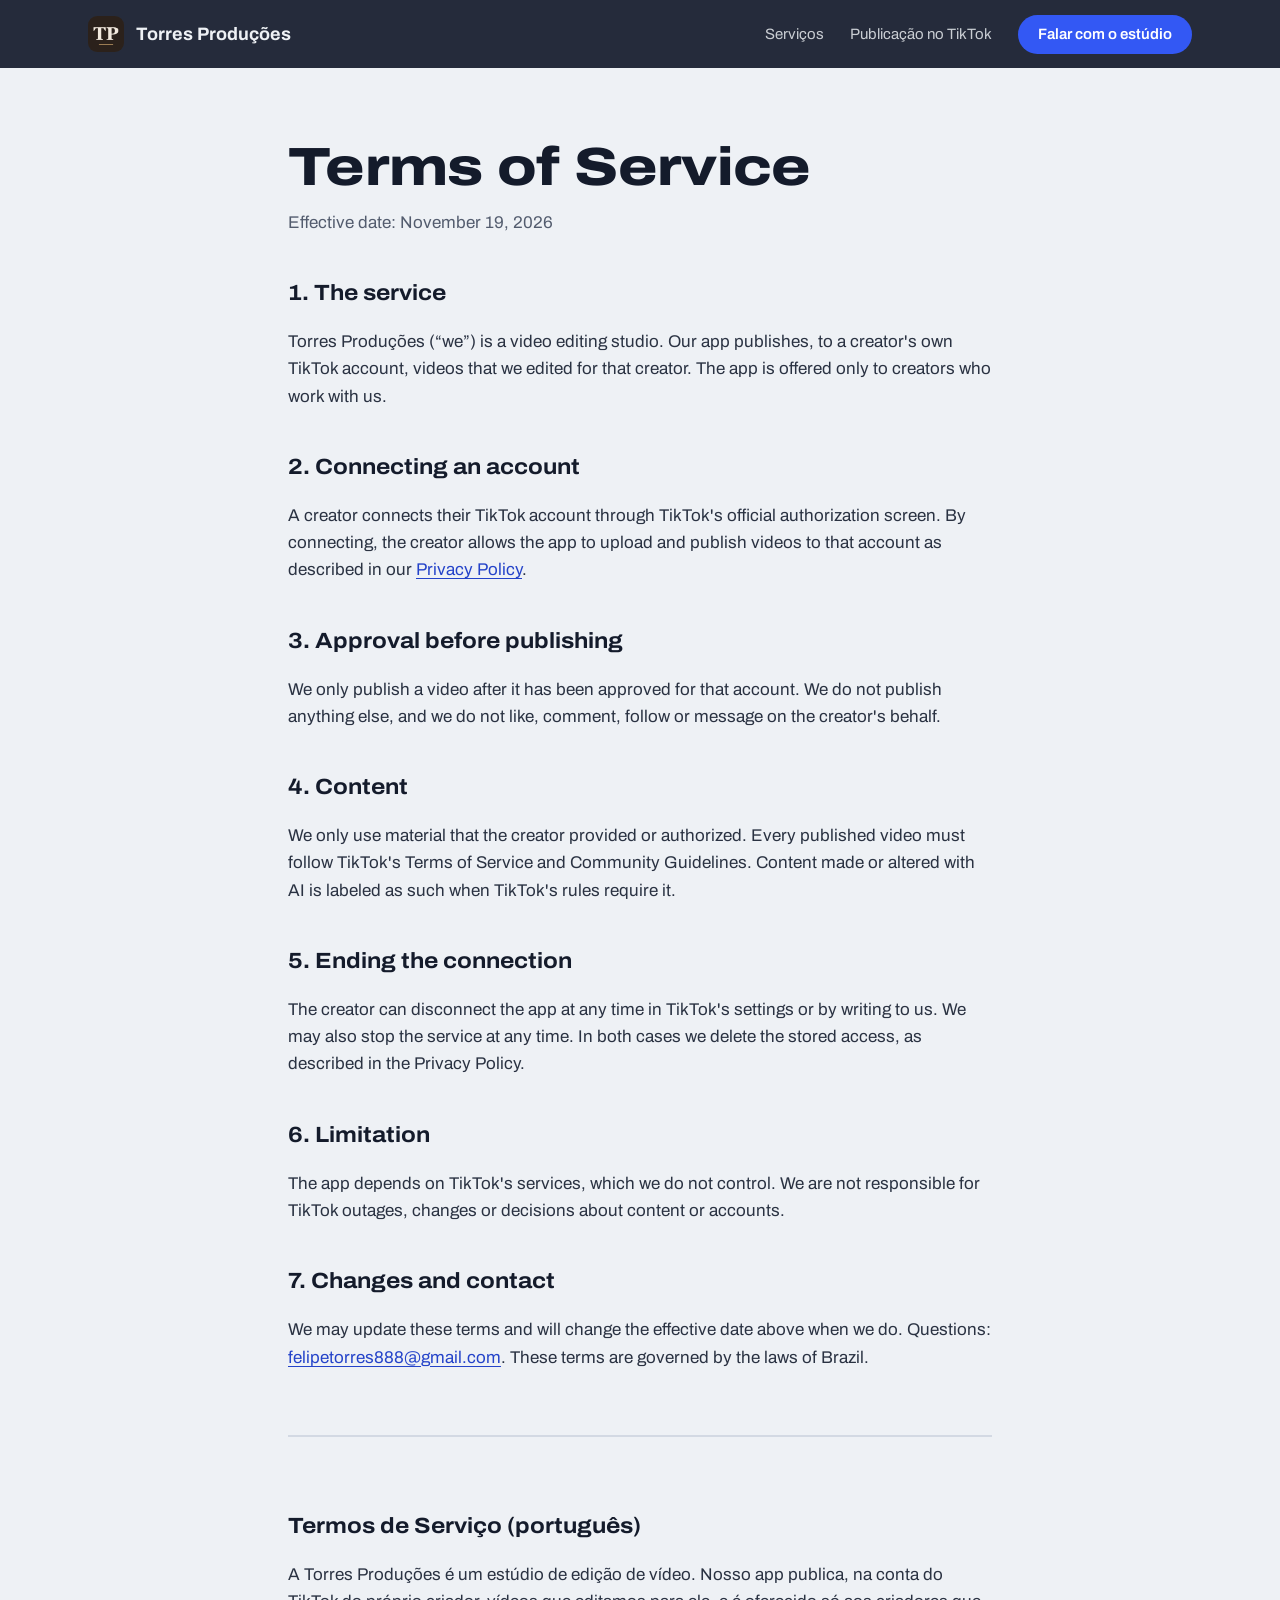
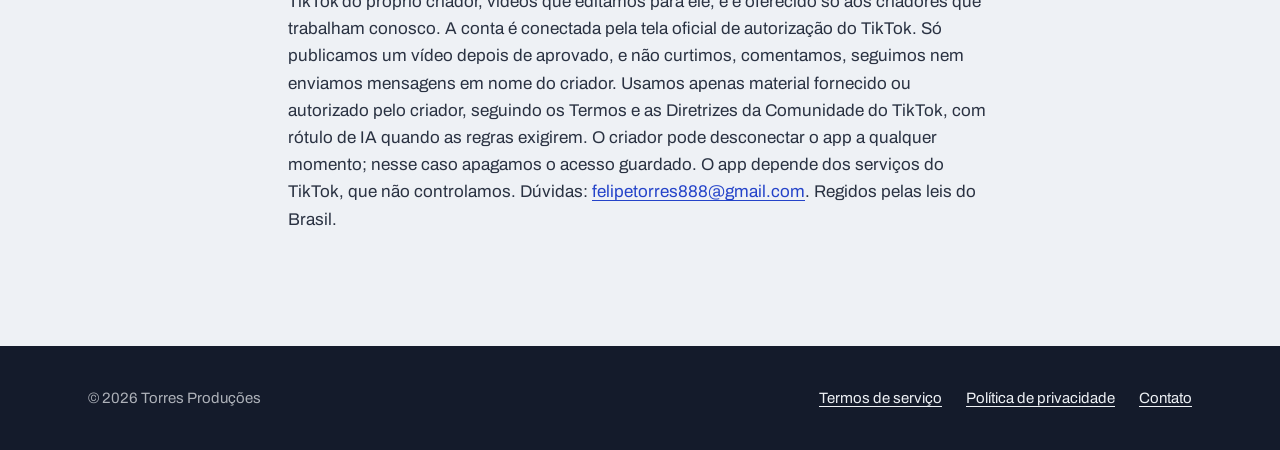
<file: termos.html>
<!DOCTYPE html>
<html lang="en">
<head>
<meta charset="utf-8">
<meta name="viewport" content="width=device-width, initial-scale=1">
<title>Terms of Service · Torres Produções</title>
<link rel="icon" href="icone.png">
<link rel="preconnect" href="https://fonts.googleapis.com">
<link rel="preconnect" href="https://fonts.gstatic.com" crossorigin>
<link href="https://fonts.googleapis.com/css2?family=Archivo:wdth,wght@62..125,400..800&display=swap" rel="stylesheet">
<link rel="stylesheet" href="estilo.css">
</head>
<body>
<header class="topo">
  <div class="miolo">
    <a class="marca" href="./"><img src="icone.png" alt="">Torres Produções</a>
    <nav class="menu" aria-label="Principal">
      <a href="./#servicos">Serviços</a>
      <a href="./#tiktok">Publicação no TikTok</a>
      <a class="botao botao-principal" href="./#contato">Falar com o estúdio</a>
    </nav>
  </div>
</header>
<main class="documento">

<h1 class="titulo-2">Terms of Service</h1>
<p class="data">Effective date: November 19, 2026</p>

<h2>1. The service</h2>
<p>Torres Produções (“we”) is a video editing studio. Our app publishes, to a creator's own TikTok account, videos that we edited for that creator. The app is offered only to creators who work with us.</p>

<h2>2. Connecting an account</h2>
<p>A creator connects their TikTok account through TikTok's official authorization screen. By connecting, the creator allows the app to upload and publish videos to that account as described in our <a href="privacidade.html">Privacy Policy</a>.</p>

<h2>3. Approval before publishing</h2>
<p>We only publish a video after it has been approved for that account. We do not publish anything else, and we do not like, comment, follow or message on the creator's behalf.</p>

<h2>4. Content</h2>
<p>We only use material that the creator provided or authorized. Every published video must follow TikTok's Terms of Service and Community Guidelines. Content made or altered with AI is labeled as such when TikTok's rules require it.</p>

<h2>5. Ending the connection</h2>
<p>The creator can disconnect the app at any time in TikTok's settings or by writing to us. We may also stop the service at any time. In both cases we delete the stored access, as described in the Privacy Policy.</p>

<h2>6. Limitation</h2>
<p>The app depends on TikTok's services, which we do not control. We are not responsible for TikTok outages, changes or decisions about content or accounts.</p>

<h2>7. Changes and contact</h2>
<p>We may update these terms and will change the effective date above when we do. Questions: <a href="mailto:felipetorres888@gmail.com">felipetorres888@gmail.com</a>. These terms are governed by the laws of Brazil.</p>

<div class="pt" lang="pt-BR">
<h2>Termos de Serviço (português)</h2>
<p>A Torres Produções é um estúdio de edição de vídeo. Nosso app publica, na conta do TikTok do próprio criador, vídeos que editamos para ele, e é oferecido só aos criadores que trabalham conosco. A conta é conectada pela tela oficial de autorização do TikTok. Só publicamos um vídeo depois de aprovado, e não curtimos, comentamos, seguimos nem enviamos mensagens em nome do criador. Usamos apenas material fornecido ou autorizado pelo criador, seguindo os Termos e as Diretrizes da Comunidade do TikTok, com rótulo de IA quando as regras exigirem. O criador pode desconectar o app a qualquer momento; nesse caso apagamos o acesso guardado. O app depende dos serviços do TikTok, que não controlamos. Dúvidas: <a href="mailto:felipetorres888@gmail.com">felipetorres888@gmail.com</a>. Regidos pelas leis do Brasil.</p>
</div>
</main>
<footer class="rodape">
  <div class="miolo">
    <span>© 2026 Torres Produções</span>
    <nav aria-label="Documentos">
      <a href="termos.html">Termos de serviço</a>
      <a href="privacidade.html">Política de privacidade</a>
      <a href="mailto:felipetorres888@gmail.com">Contato</a>
    </nav>
  </div>
</footer>
</body>
</html>
</file>
<file: estilo.css>
/* Torres Produções — identidade: a linha do tempo de edição.
   Base fria (névoa + tinta azul-marinho), cores de clipe de timeline como acento.
   Ousadia gasta num lugar só: a faixa da timeline do topo. */

:root {
  --nevoa: #EEF1F5;
  --papel: #F8F9FB;
  --tinta: #141B2B;
  --tinta-2: #535C6E;
  --linha: #D3D9E3;
  --cobalto: #3358F4;
  --cobalto-escuro: #2443C9;
  --lilas: #B9B3F6;
  --menta: #9EDDC6;
  --ambar: #F4C35A;
  --rec: #E5484D;
  --raio: 14px;
  --largura: 1160px;
  --fonte: "Archivo", "Segoe UI", system-ui, sans-serif;
}

* { box-sizing: border-box; }
html { scroll-behavior: smooth; }
body {
  margin: 0;
  background: var(--nevoa);
  color: var(--tinta);
  font-family: var(--fonte);
  font-size: 17px;
  line-height: 1.6;
  font-variation-settings: "wdth" 100;
  -webkit-font-smoothing: antialiased;
}
img, video { display: block; max-width: 100%; }
a { color: var(--cobalto-escuro); text-underline-offset: 3px; }
:focus-visible { outline: 3px solid var(--cobalto); outline-offset: 3px; border-radius: 6px; }

.miolo { max-width: var(--largura); margin: 0 auto; padding: 0 28px; }

/* ---------- tipografia ---------- */
.titulo-1, .titulo-2, .titulo-3 {
  font-weight: 800;
  font-stretch: 118%;
  font-variation-settings: "wdth" 118;
  letter-spacing: -0.012em;
  line-height: 1.02;
  margin: 0;
  text-wrap: balance;
}
.titulo-1 { font-size: clamp(44px, 6.4vw, 88px); }
.titulo-2 { font-size: clamp(32px, 4.2vw, 56px); }
.titulo-3 { font-size: 24px; line-height: 1.15; font-stretch: 110%; font-variation-settings: "wdth" 110; }
.lead { font-size: 20px; line-height: 1.55; color: var(--tinta-2); max-width: 56ch; margin: 22px 0 0; }
.texto { color: var(--tinta-2); max-width: 62ch; }
.tc { font-variant-numeric: tabular-nums; font-stretch: 80%; font-variation-settings: "wdth" 80; }

/* ---------- botões ---------- */
.botoes { display: flex; flex-wrap: wrap; gap: 12px; margin-top: 32px; }
.botao {
  display: inline-flex; align-items: center; gap: 10px;
  padding: 14px 22px; border-radius: 999px;
  font: 600 16px/1 var(--fonte); text-decoration: none;
  border: 2px solid transparent; cursor: pointer;
  transition: background-color .2s, color .2s, border-color .2s;
}
.botao-principal { background: var(--cobalto); color: #fff; }
.botao-principal:hover { background: var(--cobalto-escuro); }
.botao-linha { border-color: currentColor; color: inherit; }
.botao-linha:hover { background: rgba(20, 27, 43, .06); }
.escuro .botao-linha:hover { background: rgba(238, 241, 245, .08); }

/* ---------- topo ---------- */
.topo { position: sticky; top: 0; z-index: 20; background: rgba(20, 27, 43, .92); backdrop-filter: blur(10px); color: var(--nevoa); }
.topo .miolo { display: flex; align-items: center; justify-content: space-between; height: 68px; gap: 24px; }
.marca { white-space: nowrap; display: flex; align-items: center; gap: 12px; color: inherit; text-decoration: none; font-weight: 700; font-size: 18px; }
.marca img { width: 36px; height: 36px; border-radius: 9px; }
.menu { display: flex; align-items: center; gap: 26px; }
.menu a { color: rgba(238, 241, 245, .82); text-decoration: none; font-size: 15px; }
.menu a:hover { color: #fff; }
.menu .botao { padding: 10px 18px; font-size: 15px; color: #fff; }
@media (max-width: 860px) { .menu a:not(.botao) { display: none; } }
@media (max-width: 420px) { .marca { font-size: 16px; } .menu .botao { padding: 9px 14px; font-size: 14px; } }

/* ---------- abertura (faixa escura) ---------- */
.escuro { background: var(--tinta); color: var(--nevoa); }
.escuro .lead, .escuro .texto { color: rgba(238, 241, 245, .74); }
.escuro a:not(.botao) { color: var(--menta); }

.abertura { padding: 72px 0 0; overflow: hidden; }
.abertura-grade { display: grid; grid-template-columns: 1.25fr .75fr; gap: 56px; align-items: center; }
.abertura .nota { margin-top: 22px; font-size: 15px; color: rgba(238, 241, 245, .6); }
@media (max-width: 860px) { .abertura-grade { grid-template-columns: 1fr; } }

.celular {
  justify-self: center;
  width: min(300px, 70vw); aspect-ratio: 9 / 16;
  border-radius: 34px; padding: 10px;
  background: #0A0F1A;
  box-shadow: 0 0 0 1px rgba(238, 241, 245, .14), 0 40px 80px -30px rgba(0, 0, 0, .7);
  position: relative;
}
.celular video, .celular img { width: 100%; height: 100%; object-fit: cover; border-radius: 26px; }
.celular .selo-rec {
  position: absolute; top: 24px; left: 24px;
  display: flex; align-items: center; gap: 8px;
  padding: 6px 10px; border-radius: 999px;
  background: rgba(10, 15, 26, .72); color: #fff; font-size: 13px;
}
.selo-rec::before { content: ""; width: 8px; height: 8px; border-radius: 50%; background: var(--rec); }

/* ---------- a timeline (o elemento memorável) ---------- */
.timeline {
  margin-top: 72px; padding: 22px 0 30px;
  border-top: 1px solid rgba(238, 241, 245, .12);
  background: #10162399;
}
.regua, .trilha { display: grid; grid-template-columns: 88px 1fr; align-items: center; }
.regua { color: rgba(238, 241, 245, .5); font-size: 13px; margin-bottom: 10px; }
.regua ol { list-style: none; margin: 0; padding: 0; display: flex; justify-content: space-between; }
.trilha { margin-top: 8px; }
.trilha > span { font-size: 13px; color: rgba(238, 241, 245, .62); }
.pista { position: relative; height: 40px; display: flex; gap: 4px; }
.clipe {
  height: 100%; border-radius: 7px; padding: 0 10px;
  display: flex; align-items: center;
  font-size: 13px; font-weight: 600; color: var(--tinta);
  white-space: nowrap; overflow: hidden; font-style: normal;
}
.clipe.lilas { background: var(--lilas); }
.clipe.menta { background: var(--menta); }
.clipe.ambar { background: var(--ambar); }
.clipe.vazio { background: transparent; }
.onda {
  background:
    repeating-linear-gradient(90deg, transparent 0 3px, rgba(20, 27, 43, .35) 3px 5px) center / 100% 46% no-repeat,
    var(--menta);
}
.palco { position: relative; }
.cabeca {
  position: absolute; top: -26px; bottom: -6px; left: 88px; width: 2px;
  background: var(--rec); pointer-events: none;
  animation: varrer 6.5s cubic-bezier(.45, .05, .25, 1) .4s both;
}
.cabeca::before {
  content: ""; position: absolute; top: 0; left: -6px;
  width: 14px; height: 14px; border-radius: 3px 3px 7px 7px; background: var(--rec);
}
.pronto {
  position: absolute; right: 0; top: -46px;
  padding: 4px 10px; border-radius: 999px; font-size: 13px; font-weight: 600;
  background: var(--rec); color: #fff;
  opacity: 0; animation: aparecer .4s ease 6.8s forwards;
}
@keyframes varrer { from { left: 88px; } to { left: calc(100% - 2px); } }
@keyframes aparecer { to { opacity: 1; } }
@media (max-width: 640px) {
  .regua, .trilha { grid-template-columns: 58px 1fr; }
  .cabeca { left: 58px; }
  @keyframes varrer { from { left: 58px; } to { left: calc(100% - 2px); } }
  .clipe { font-size: 0; }
}

/* ---------- seções claras ---------- */
.secao { padding: 112px 0; }
.secao + .secao { border-top: 1px solid var(--linha); }
.cabecalho-secao { display: grid; grid-template-columns: 1fr 1fr; gap: 48px; align-items: end; margin-bottom: 56px; }
.cabecalho-secao .texto { margin: 0; }
@media (max-width: 860px) { .cabecalho-secao { grid-template-columns: 1fr; gap: 18px; } }

/* serviços: linhas, não cartões */
.servicos { list-style: none; margin: 0; padding: 0; }
.servico { display: grid; grid-template-columns: 22px 1fr 1.3fr; gap: 28px; padding: 30px 0; border-top: 1px solid var(--linha); }
.servico:last-child { border-bottom: 1px solid var(--linha); }
.servico .cor { width: 22px; height: 22px; border-radius: 6px; margin-top: 4px; }
.servico p { margin: 0; color: var(--tinta-2); }
@media (max-width: 760px) { .servico { grid-template-columns: 22px 1fr; } .servico p { grid-column: 2; } }

/* tira de quadros 9:16 */
.tira { margin-top: 64px; display: grid; grid-template-columns: repeat(9, 1fr); gap: 10px; }
.tira img { aspect-ratio: 9 / 16; width: 100%; object-fit: cover; border-radius: 10px; }
@media (max-width: 760px) { .tira { grid-template-columns: repeat(5, 1fr); } .tira img:nth-child(n+6) { display: none; } }

/* passos: é uma sequência de verdade, então numerada */
.passos { list-style: none; margin: 0; padding: 0; display: grid; grid-template-columns: repeat(4, 1fr); gap: 20px; counter-reset: passo; }
.passo { padding: 26px 24px 28px; background: var(--papel); border-radius: var(--raio); border: 1px solid var(--linha); counter-increment: passo; }
.passo::before {
  content: counter(passo); display: grid; place-items: center;
  width: 38px; height: 38px; border-radius: 50%;
  background: var(--tinta); color: var(--nevoa); font-weight: 700; margin-bottom: 22px;
}
.passo p { margin: 10px 0 0; color: var(--tinta-2); font-size: 16px; }
@media (max-width: 960px) { .passos { grid-template-columns: 1fr 1fr; } }
@media (max-width: 560px) { .passos { grid-template-columns: 1fr; } }

/* trabalhos */
.trabalhos { display: grid; grid-template-columns: repeat(3, minmax(0, 300px)); gap: 32px; }
.trabalho img { aspect-ratio: 9 / 16; width: 100%; height: auto; object-fit: cover; border-radius: 18px; background: var(--linha); }
.trabalho h3 { font-size: 18px; line-height: 1.3; margin: 16px 0 4px; font-weight: 700; }
.trabalho p { margin: 0; color: var(--tinta-2); font-size: 15px; }
@media (max-width: 760px) { .trabalhos { grid-template-columns: 1fr 1fr; } }


/* trabalhos de cliente em 16:9 */
.cliente-largos { display: grid; grid-template-columns: repeat(2, minmax(0, 1fr)); gap: 32px; max-width: 964px; }
.cliente-largos img { aspect-ratio: 16 / 9; width: 100%; height: auto; object-fit: cover; border-radius: 18px; background: var(--linha); }
@media (max-width: 760px) { .cliente-largos { grid-template-columns: 1fr; } }

/* tiktok */
.conexao { display: grid; grid-template-columns: 1fr 1fr; gap: 56px; }
.conexao ul { margin: 0; padding: 0; list-style: none; }
.conexao li { padding: 16px 0 16px 34px; border-top: 1px solid rgba(238, 241, 245, .14); position: relative; }
.conexao li::before { content: ""; position: absolute; left: 0; top: 24px; width: 14px; height: 14px; border-radius: 4px; background: var(--menta); }
.conexao li strong { color: #fff; }
.ingles { margin-top: 28px; padding: 20px 22px; border-radius: var(--raio); background: rgba(238, 241, 245, .06); font-size: 15px; }
.ingles h3 { margin: 0 0 6px; font-size: 16px; }
.ingles p { margin: 0; }
@media (max-width: 860px) { .conexao { grid-template-columns: 1fr; } }

/* perguntas */
.perguntas { max-width: 820px; }
.perguntas details { border-top: 1px solid var(--linha); }
.perguntas details:last-child { border-bottom: 1px solid var(--linha); }
.perguntas summary {
  list-style: none; cursor: pointer; padding: 22px 40px 22px 0; position: relative;
  font-weight: 700; font-size: 19px;
}
.perguntas summary::-webkit-details-marker { display: none; }
.perguntas summary::after {
  content: ""; position: absolute; right: 6px; top: 50%; width: 12px; height: 12px;
  border-right: 2px solid var(--tinta); border-bottom: 2px solid var(--tinta);
  transform: translateY(-70%) rotate(45deg); transition: transform .2s;
}
.perguntas details[open] summary::after { transform: translateY(-30%) rotate(225deg); }
.perguntas details p { margin: 0 0 24px; color: var(--tinta-2); max-width: 64ch; }

/* contato */
.contato { padding: 120px 0; text-align: left; }
.contato .titulo-1 { max-width: 14ch; }

/* rodapé: termos e privacidade sempre visíveis */
.rodape { background: var(--tinta); color: rgba(238, 241, 245, .7); padding: 40px 0; font-size: 15px; }
.rodape .miolo { display: flex; flex-wrap: wrap; align-items: center; justify-content: space-between; gap: 18px; }
.rodape nav { display: flex; flex-wrap: wrap; gap: 24px; }
.rodape a { color: var(--nevoa); }

/* ---------- páginas de documento (termos, privacidade, retorno) ---------- */
.documento { max-width: 760px; margin: 0 auto; padding: 72px 28px 96px; }
.documento .data { color: var(--tinta-2); margin: 14px 0 40px; }
.documento h2 { font-size: 22px; margin: 40px 0 8px; font-stretch: 110%; font-variation-settings: "wdth" 110; }
.documento p, .documento li { color: #2A3242; }
.documento .pt { margin-top: 64px; padding-top: 32px; border-top: 2px solid var(--linha); }
.codigo { display: block; padding: 14px 16px; background: var(--papel); border: 1px solid var(--linha); border-radius: 10px; word-break: break-all; font-size: 15px; }

@media (prefers-reduced-motion: reduce) {
  html { scroll-behavior: auto; }
  .cabeca { animation: none; left: calc(100% - 2px); }
  .pronto { animation: none; opacity: 1; }
}
</file>
